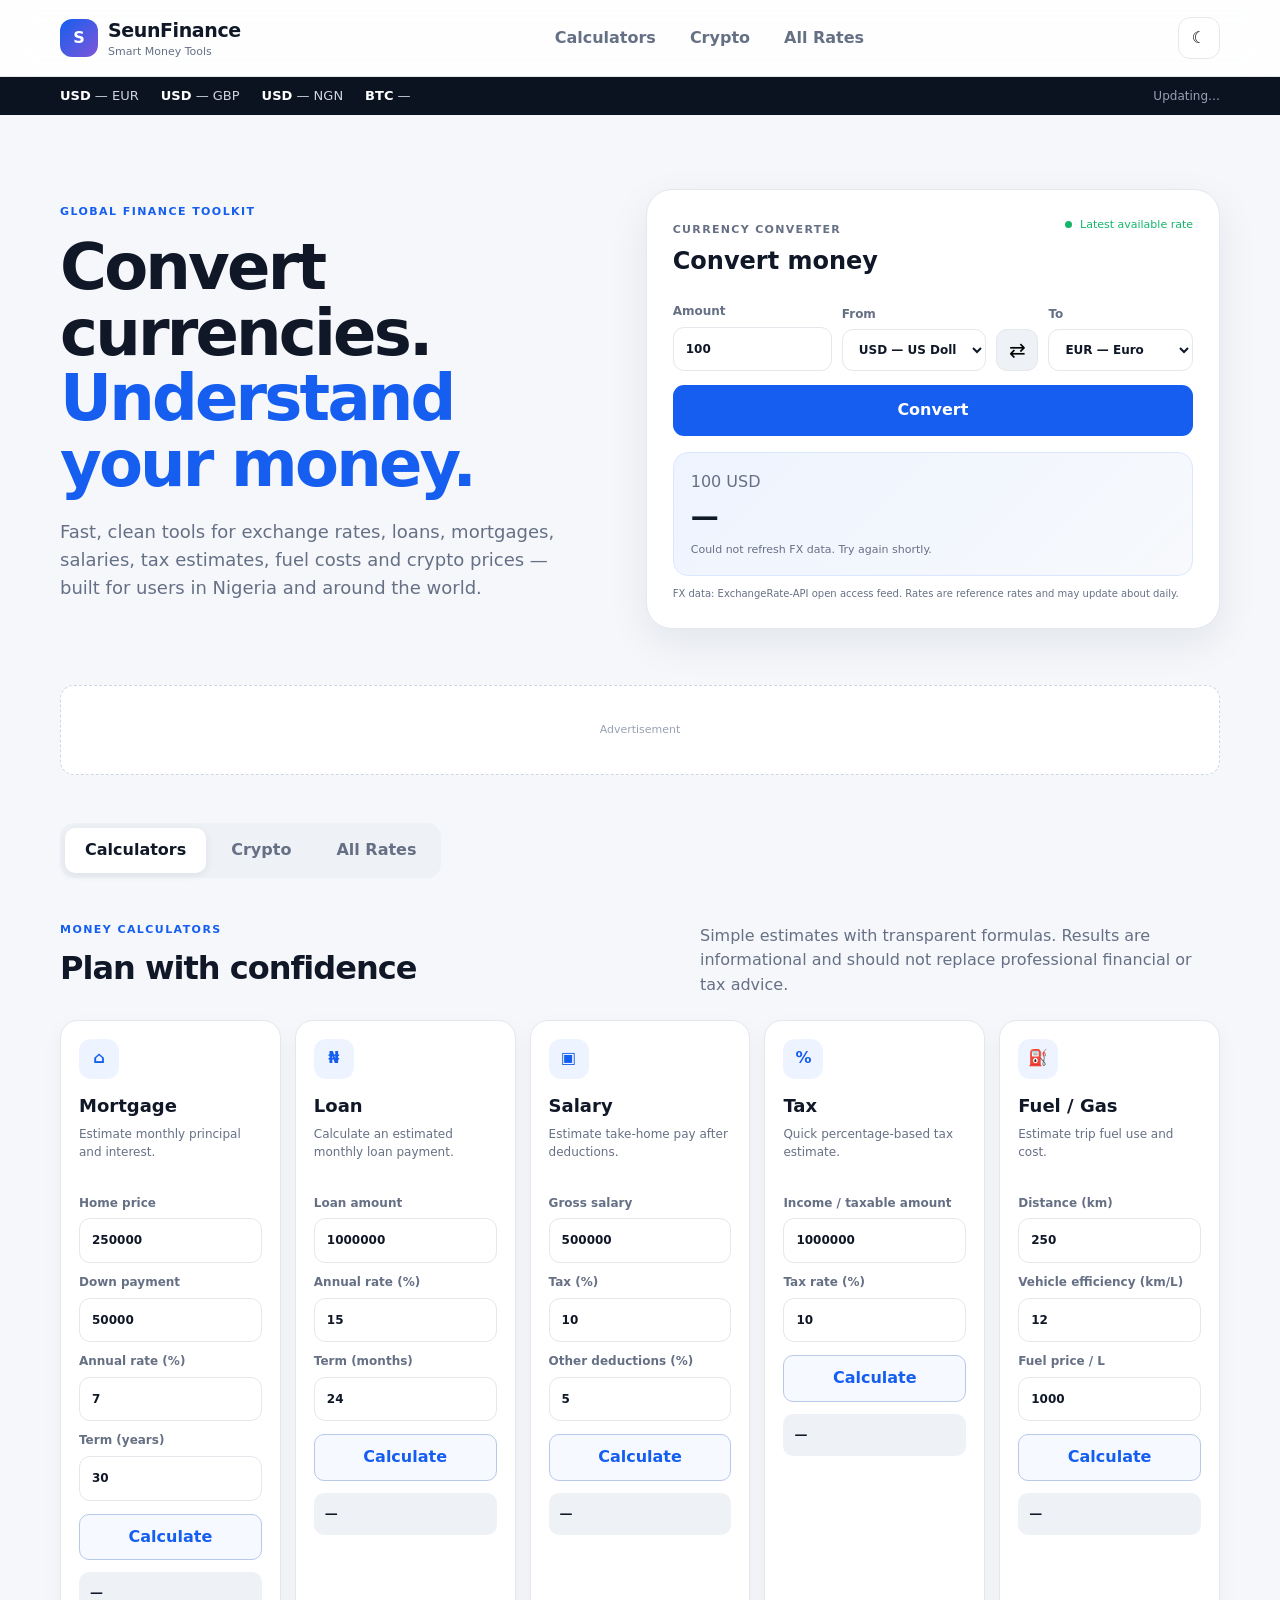
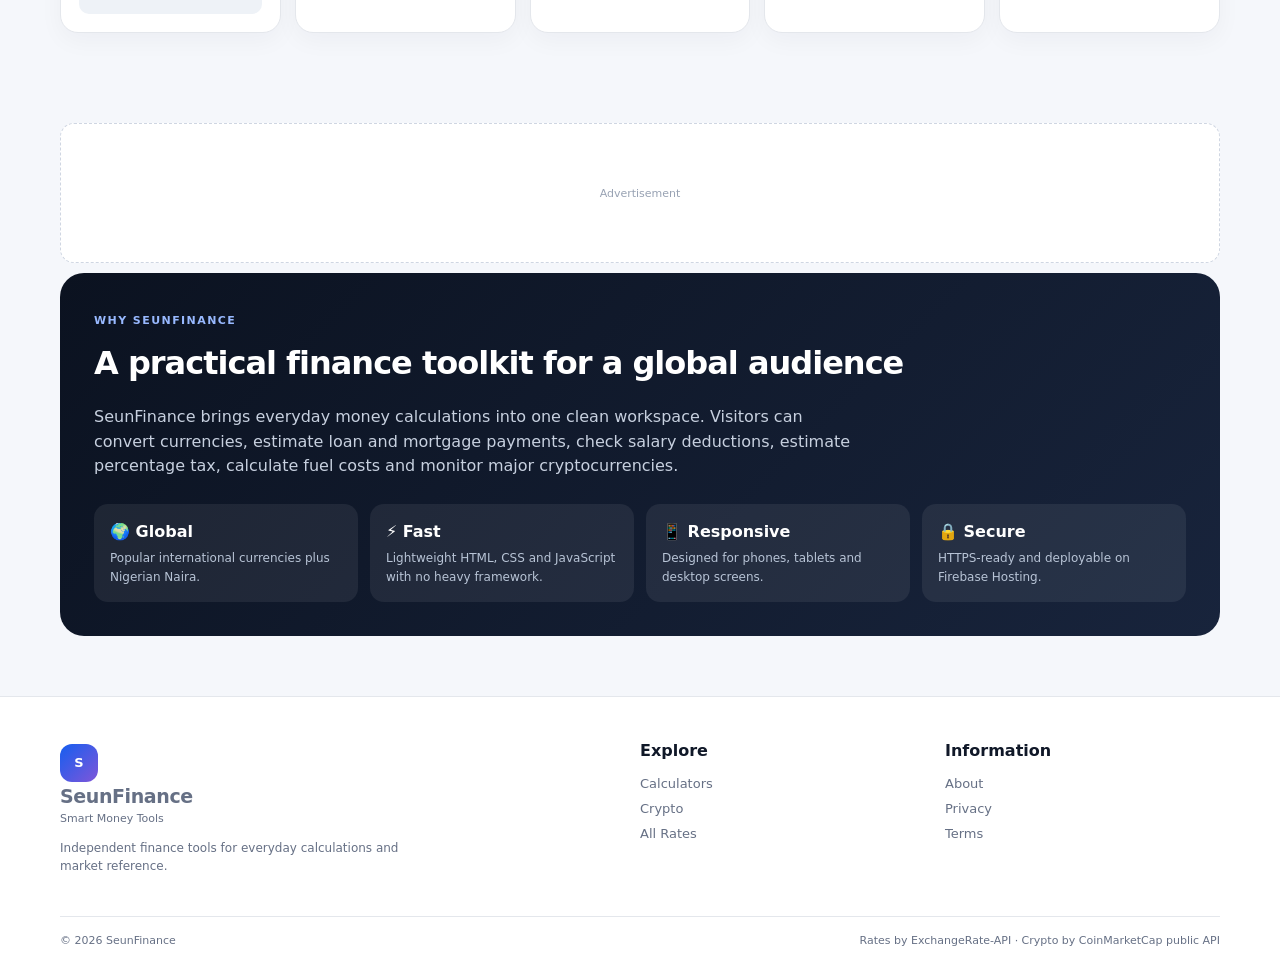
<file: index.html>
<!doctype html>
<html lang="en">
<head>
  <meta charset="utf-8">
  <meta name="viewport" content="width=device-width,initial-scale=1">
  <meta name="description" content="SeunFinance is a global currency converter, finance calculator and crypto tracker with Nigerian Naira support.">
  <meta name="theme-color" content="#0b1220">
  <title>SeunFinance — Smart Money Tools, Rates & Crypto</title>
  <link rel="canonical" href="https://YOUR-DOMAIN.web.app/">
  <link rel="icon" href="favicon.svg" type="image/svg+xml">
  <link rel="stylesheet" href="styles.css">
  <script async src="https://pagead2.googlesyndication.com/pagead/js/adsbygoogle.js?client=ca-pub-2085719210019636"
     crossorigin="anonymous"></script>
     <meta name="google-site-verification" content="ZrTbba68qrCjye6jJXJkbmgYOjYHpp03YTEoM6QNr2Q" />
</head>
<body>
<header class="site-header">
  <div class="container nav-wrap">
    <a class="brand" href="./" aria-label="SeunFinance home">
      <span class="brand-mark">S</span>
      <span><strong>SeunFinance</strong><small>Smart Money Tools</small></span>
    </a>
    <nav class="desktop-nav" aria-label="Primary">
      <button data-tab="calculators">Calculators</button>
      <button data-tab="crypto">Crypto</button>
      <button data-tab="rates">All Rates</button>
    </nav>
    <button id="themeToggle" class="icon-btn" aria-label="Toggle dark mode" title="Toggle dark mode">☾</button>
  </div>
</header>

<section class="ticker" aria-label="Market snapshot">
  <div class="container ticker-inner">
    <span><b>USD</b> <span id="tickerEur">—</span> EUR</span>
    <span><b>USD</b> <span id="tickerGbp">—</span> GBP</span>
    <span><b>USD</b> <span id="tickerNgn">—</span> NGN</span>
    <span><b>BTC</b> <span id="tickerBtc">—</span></span>
    <span class="ticker-updated" id="tickerUpdated">Updating…</span>
  </div>
</section>

<main>
  <section class="hero container">
    <div class="hero-copy">
      <span class="eyebrow">GLOBAL FINANCE TOOLKIT</span>
      <h1>Convert currencies.<br><span>Understand your money.</span></h1>
      <p>Fast, clean tools for exchange rates, loans, mortgages, salaries, tax estimates, fuel costs and crypto prices — built for users in Nigeria and around the world.</p>
    </div>

    <div class="converter-card">
      <div class="card-heading">
        <div><span class="mini-label">Currency Converter</span><h2>Convert money</h2></div>
        <span class="live-dot"><i></i> Latest available rate</span>
      </div>
      <div class="converter-grid">
        <label>Amount<input id="amount" type="number" inputmode="decimal" value="100" min="0" step="any"></label>
        <label>From<select id="fromCurrency"></select></label>
        <div class="swap-wrap"><button id="swapBtn" class="swap-btn" aria-label="Swap currencies">⇄</button></div>
        <label>To<select id="toCurrency"></select></label>
      </div>
      <button id="convertBtn" class="primary-btn">Convert</button>
      <div class="result-box">
        <span id="resultLabel">100 USD</span>
        <strong id="conversionResult">—</strong>
        <small id="rateMeta">Loading exchange rates…</small>
      </div>
      <p class="source-note">FX data: ExchangeRate-API open access feed. Rates are reference rates and may update about daily.</p>
    </div>
  </section>

  <div class="container ad-slot" aria-label="Advertisement"><span>Advertisement</span></div>

  <section class="container tool-section">
    <div class="tabs" role="tablist" aria-label="Finance tools">
      <button class="tab active" data-tab="calculators" role="tab">Calculators</button>
      <button class="tab" data-tab="crypto" role="tab">Crypto</button>
      <button class="tab" data-tab="rates" role="tab">All Rates</button>
    </div>

    <section id="calculatorsPanel" class="panel active-panel">
      <div class="section-intro">
        <div><span class="eyebrow">MONEY CALCULATORS</span><h2>Plan with confidence</h2></div>
        <p>Simple estimates with transparent formulas. Results are informational and should not replace professional financial or tax advice.</p>
      </div>
      <div class="calculator-grid">
        <article class="tool-card">
          <div class="tool-icon">⌂</div><h3>Mortgage</h3><p>Estimate monthly principal and interest.</p>
          <label>Home price<input id="mortgagePrice" type="number" value="250000" min="0"></label>
          <label>Down payment<input id="mortgageDown" type="number" value="50000" min="0"></label>
          <label>Annual rate (%)<input id="mortgageRate" type="number" value="7" step="0.01" min="0"></label>
          <label>Term (years)<input id="mortgageYears" type="number" value="30" min="1" max="50"></label>
          <button class="secondary-btn calc-btn" data-calc="mortgage">Calculate</button>
          <div class="calc-output" id="mortgageOut">—</div>
        </article>

        <article class="tool-card">
          <div class="tool-icon">₦</div><h3>Loan</h3><p>Calculate an estimated monthly loan payment.</p>
          <label>Loan amount<input id="loanAmount" type="number" value="1000000" min="0"></label>
          <label>Annual rate (%)<input id="loanRate" type="number" value="15" step="0.01" min="0"></label>
          <label>Term (months)<input id="loanMonths" type="number" value="24" min="1"></label>
          <button class="secondary-btn calc-btn" data-calc="loan">Calculate</button>
          <div class="calc-output" id="loanOut">—</div>
        </article>

        <article class="tool-card">
          <div class="tool-icon">▣</div><h3>Salary</h3><p>Estimate take-home pay after deductions.</p>
          <label>Gross salary<input id="salaryGross" type="number" value="500000" min="0"></label>
          <label>Tax (%)<input id="salaryTax" type="number" value="10" min="0" max="100" step="0.1"></label>
          <label>Other deductions (%)<input id="salaryOther" type="number" value="5" min="0" max="100" step="0.1"></label>
          <button class="secondary-btn calc-btn" data-calc="salary">Calculate</button>
          <div class="calc-output" id="salaryOut">—</div>
        </article>

        <article class="tool-card">
          <div class="tool-icon">%</div><h3>Tax</h3><p>Quick percentage-based tax estimate.</p>
          <label>Income / taxable amount<input id="taxIncome" type="number" value="1000000" min="0"></label>
          <label>Tax rate (%)<input id="taxRate" type="number" value="10" min="0" max="100" step="0.1"></label>
          <button class="secondary-btn calc-btn" data-calc="tax">Calculate</button>
          <div class="calc-output" id="taxOut">—</div>
        </article>

        <article class="tool-card">
          <div class="tool-icon">⛽</div><h3>Fuel / Gas</h3><p>Estimate trip fuel use and cost.</p>
          <label>Distance (km)<input id="fuelDistance" type="number" value="250" min="0"></label>
          <label>Vehicle efficiency (km/L)<input id="fuelEfficiency" type="number" value="12" min="0.1" step="0.1"></label>
          <label>Fuel price / L<input id="fuelPrice" type="number" value="1000" min="0"></label>
          <button class="secondary-btn calc-btn" data-calc="fuel">Calculate</button>
          <div class="calc-output" id="fuelOut">—</div>
        </article>
      </div>
    </section>

    <section id="cryptoPanel" class="panel">
      <div class="section-intro">
        <div><span class="eyebrow">CRYPTO TRACKER</span><h2>Popular market prices</h2></div>
        <p>Crypto prices refresh periodically from a public market-data endpoint. Use the figures for information, not investment decisions.</p>
      </div>
      <div class="crypto-grid" id="cryptoGrid"></div>
      <div class="status-line" id="cryptoStatus">Loading crypto market data…</div>
    </section>

    <section id="ratesPanel" class="panel">
      <div class="section-intro">
        <div><span class="eyebrow">GLOBAL FX</span><h2>All Rates</h2></div>
        <p>Compare supported currencies against USD. Search by code or currency name.</p>
      </div>
      <div class="rates-toolbar">
        <input id="rateSearch" type="search" placeholder="Search USD, NGN, EUR…" aria-label="Search rates">
        <select id="rateSort" aria-label="Sort rates"><option value="code">Sort by code</option><option value="value">Sort by value</option></select>
      </div>
      <div class="rates-table-wrap">
        <table><thead><tr><th>Currency</th><th>Code</th><th>1 USD equals</th></tr></thead><tbody id="ratesBody"></tbody></table>
      </div>
    </section>
  </section>

  <div class="container ad-slot large" aria-label="Advertisement"><span>Advertisement</span></div>

  <section class="container content-section">
    <div class="content-card">
      <span class="eyebrow">WHY SEUNFINANCE</span>
      <h2>A practical finance toolkit for a global audience</h2>
      <p>SeunFinance brings everyday money calculations into one clean workspace. Visitors can convert currencies, estimate loan and mortgage payments, check salary deductions, estimate percentage tax, calculate fuel costs and monitor major cryptocurrencies.</p>
      <div class="feature-list">
        <div><b>🌍 Global</b><span>Popular international currencies plus Nigerian Naira.</span></div>
        <div><b>⚡ Fast</b><span>Lightweight HTML, CSS and JavaScript with no heavy framework.</span></div>
        <div><b>📱 Responsive</b><span>Designed for phones, tablets and desktop screens.</span></div>
        <div><b>🔒 Secure</b><span>HTTPS-ready and deployable on Firebase Hosting.</span></div>
      </div>
    </div>
  </section>
</main>

<footer class="site-footer">
  <div class="container footer-grid">
    <div><a class="brand footer-brand" href="./"><span class="brand-mark">S</span><span><strong>SeunFinance</strong><small>Smart Money Tools</small></span></a><p>Independent finance tools for everyday calculations and market reference.</p></div>
    <div><h4>Explore</h4><a href="./#calculators">Calculators</a><a href="./#crypto">Crypto</a><a href="./#rates">All Rates</a></div>
    <div><h4>Information</h4><a href="about.html">About</a><a href="privacy.html">Privacy</a><a href="terms.html">Terms</a></div>
  </div>
  <div class="container footer-bottom"><span>© <span id="year"></span> SeunFinance</span><span>Rates by ExchangeRate-API · Crypto by CoinMarketCap public API</span></div>
</footer>
<script src="app.js"></script>
</body>
</html>
</file>
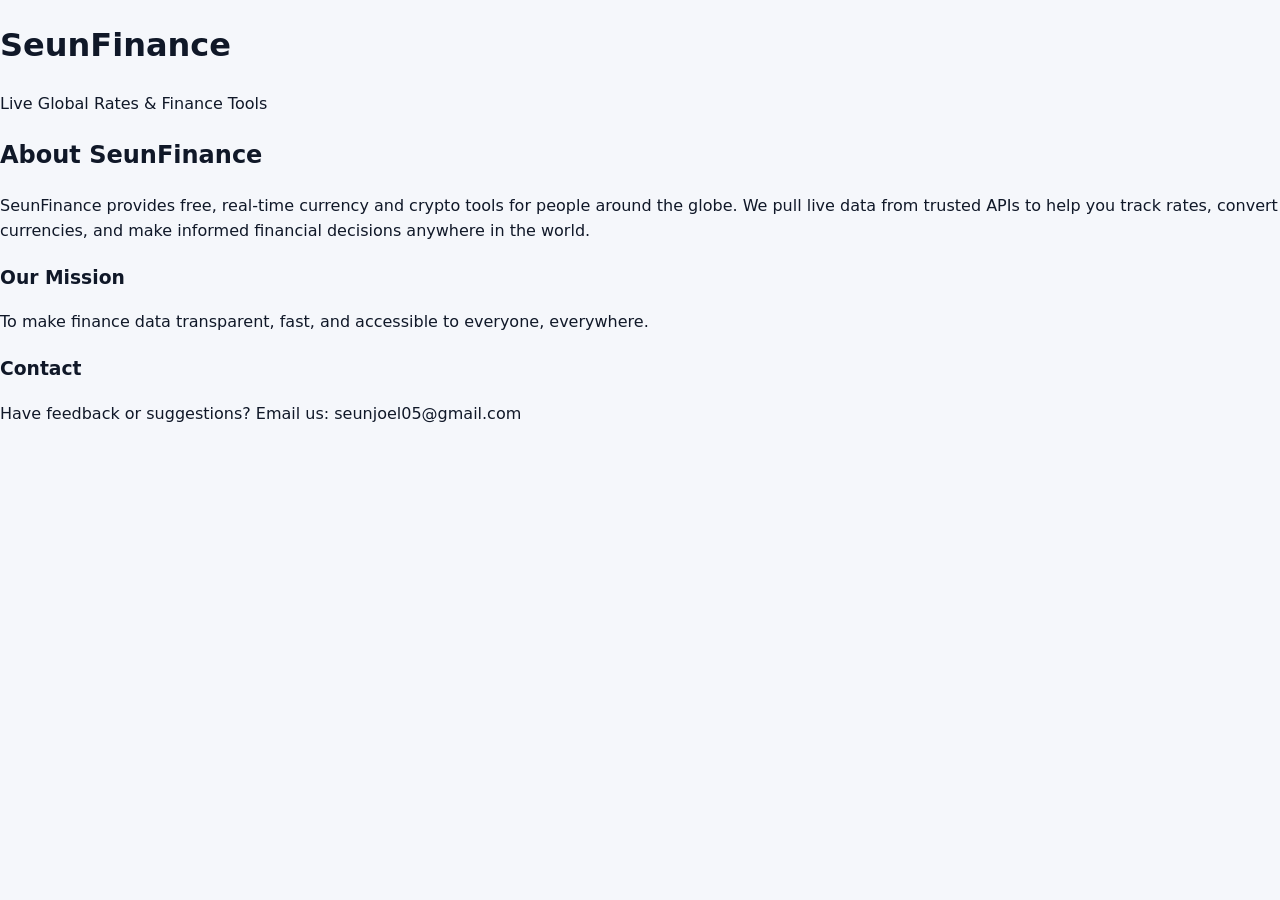
<file: about.html>
<!DOCTYPE html>
<html lang="en">
<head>
    <meta charset="UTF-8">
    <meta name="viewport" content="width=device-width, initial-scale=1.0">
    <title>About - SeunFinance</title>
    <link rel="stylesheet" href="styles.css">
</head>
<body>
    <header>
        <h1>SeunFinance</h1>
        <p>Live Global Rates & Finance Tools</p>
    </header>
    <main>
        <article>
            <h2>About SeunFinance</h2>
            <p>SeunFinance provides free, real-time currency and crypto tools for people around the globe. We pull live data from trusted APIs to help you track rates, convert currencies, and make informed financial decisions anywhere in the world.</p>
            
            <h3>Our Mission</h3>
            <p>To make finance data transparent, fast, and accessible to everyone, everywhere.</p>

            <h3>Contact</h3>
            <p>Have feedback or suggestions? Email us: seunjoel05@gmail.com</p>
        </article>
    </main>
</body>
</html>
</file>
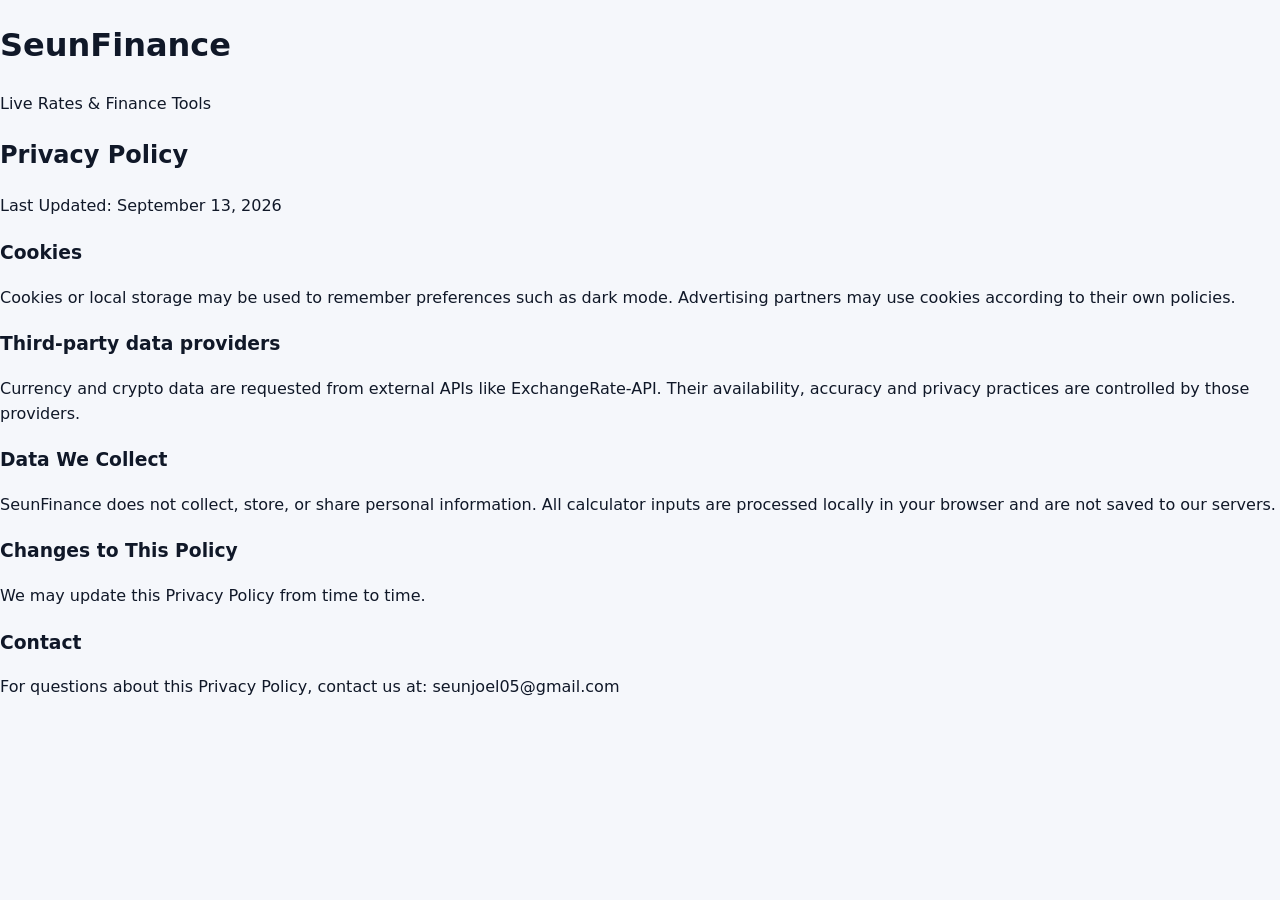
<file: privacy.html>
<!DOCTYPE html>
<html lang="en">
<head>
    <meta charset="UTF-8">
    <meta name="viewport" content="width=device-width, initial-scale=1.0">
    <title>Privacy Policy - SeunFinance</title>
    <link rel="stylesheet" href="styles.css">
</head>
<body>
    <header>
        <h1>SeunFinance</h1>
        <p>Live Rates & Finance Tools</p>
    </header>
    <main>
        <article>
            <h2>Privacy Policy</h2>
            <p>Last Updated: September 13, 2026</p>
            
            <h3>Cookies</h3>
            <p>Cookies or local storage may be used to remember preferences such as dark mode. Advertising partners may use cookies according to their own policies.</p>

            <h3>Third-party data providers</h3>
            <p>Currency and crypto data are requested from external APIs like ExchangeRate-API. Their availability, accuracy and privacy practices are controlled by those providers.</p>

            <h3>Data We Collect</h3>
            <p>SeunFinance does not collect, store, or share personal information. All calculator inputs are processed locally in your browser and are not saved to our servers.</p>

            <h3>Changes to This Policy</h3>
            <p>We may update this Privacy Policy from time to time.</p>

            <h3>Contact</h3>
            <p>For questions about this Privacy Policy, contact us at: seunjoel05@gmail.com</p>
        </article>
    </main>
</body>
</html>
</file>
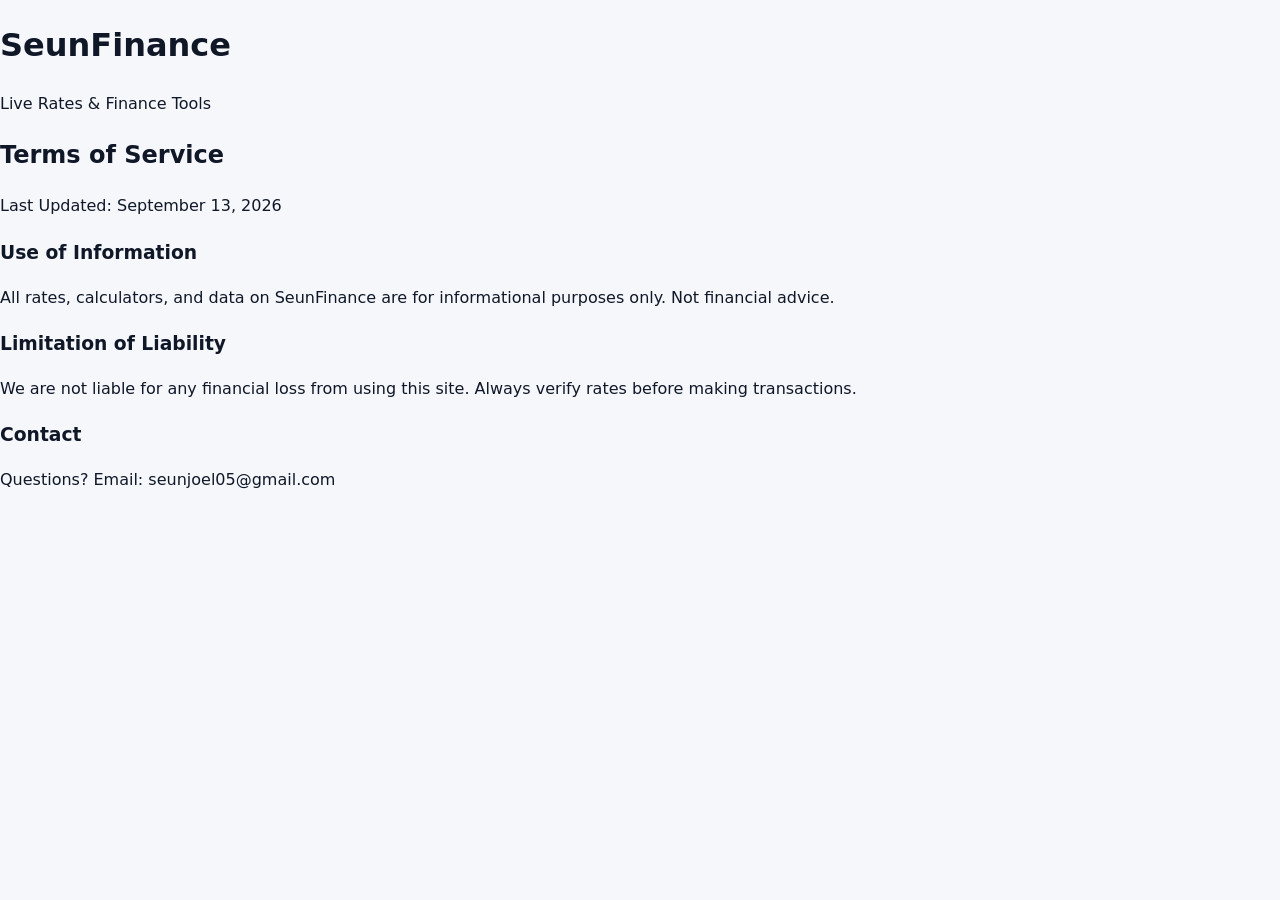
<file: terms.html>
<!DOCTYPE html>
<html lang="en">
<head>
    <meta charset="UTF-8">
    <meta name="viewport" content="width=device-width, initial-scale=1.0">
    <title>Terms of Service - SeunFinance</title>
    <link rel="stylesheet" href="styles.css">
</head>
<body>
    <header><h1>SeunFinance</h1><p>Live Rates & Finance Tools</p></header>
    <main>
        <article>
            <h2>Terms of Service</h2>
            <p>Last Updated: September 13, 2026</p>
            
            <h3>Use of Information</h3>
            <p>All rates, calculators, and data on SeunFinance are for informational purposes only. Not financial advice.</p>

            <h3>Limitation of Liability</h3>
            <p>We are not liable for any financial loss from using this site. Always verify rates before making transactions.</p>

            <h3>Contact</h3>
            <p>Questions? Email: seunjoel05@gmail.com</p>
        </article>
    </main>
</body>
</html>
</file>
<file: styles.css>
:root{
  --bg:#f5f7fb;--surface:#fff;--surface2:#eef2f7;--text:#101828;--muted:#667085;
  --line:#e4e7ec;--brand:#155eef;--brand2:#0b4dcc;--green:#12b76a;--shadow:0 14px 40px rgba(16,24,40,.08);
  --radius:20px;
}
*{box-sizing:border-box}html{scroll-behavior:smooth}body{margin:0;font-family:Inter,ui-sans-serif,system-ui,-apple-system,BlinkMacSystemFont,"Segoe UI",sans-serif;background:var(--bg);color:var(--text);line-height:1.55}
button,input,select{font:inherit}button{cursor:pointer}.container{width:min(1160px,calc(100% - 32px));margin:auto}
.site-header{position:sticky;top:0;z-index:20;background:rgba(255,255,255,.88);backdrop-filter:blur(16px);border-bottom:1px solid var(--line)}
.nav-wrap{height:76px;display:flex;align-items:center;justify-content:space-between;gap:20px}.brand{display:flex;align-items:center;gap:10px;color:var(--text);text-decoration:none}.brand-mark{width:38px;height:38px;border-radius:12px;background:linear-gradient(135deg,#155eef,#7f56d9);color:#fff;display:grid;place-items:center;font-weight:900}.brand strong{display:block;font-size:19px;letter-spacing:-.4px}.brand small{display:block;color:var(--muted);font-size:11px;margin-top:-2px}.desktop-nav{display:flex;gap:6px}.desktop-nav button{border:0;background:transparent;padding:10px 14px;border-radius:10px;color:var(--muted);font-weight:650}.desktop-nav button:hover{background:var(--surface2);color:var(--text)}.icon-btn{border:1px solid var(--line);background:var(--surface);width:42px;height:42px;border-radius:12px}
.ticker{background:#0b1220;color:#d0d5dd;font-size:13px}.ticker-inner{height:38px;display:flex;align-items:center;gap:22px;overflow:auto;white-space:nowrap}.ticker b{color:#fff}.ticker-updated{margin-left:auto;color:#98a2b3;font-size:12px}
.hero{display:grid;grid-template-columns:1fr 1.08fr;gap:54px;align-items:center;padding:74px 0 46px}.eyebrow{font-size:11px;letter-spacing:.13em;font-weight:800;color:var(--brand)}.hero h1{font-size:clamp(40px,5vw,68px);line-height:1.03;letter-spacing:-2.8px;margin:12px 0 20px}.hero h1 span{color:var(--brand)}.hero-copy p{font-size:18px;color:var(--muted);max-width:600px}
.converter-card{background:var(--surface);border:1px solid var(--line);border-radius:26px;padding:26px;box-shadow:var(--shadow)}.card-heading{display:flex;align-items:flex-start;justify-content:space-between;gap:15px;margin-bottom:20px}.mini-label{font-size:11px;text-transform:uppercase;letter-spacing:.12em;color:var(--muted);font-weight:800}.card-heading h2{margin:2px 0;font-size:24px}.live-dot{font-size:11px;color:var(--green);white-space:nowrap}.live-dot i{display:inline-block;width:7px;height:7px;background:var(--green);border-radius:50%;margin-right:5px}
.converter-grid{display:grid;grid-template-columns:1.1fr 1fr 42px 1fr;gap:10px;align-items:end}.converter-grid label,.tool-card label{font-size:12px;color:var(--muted);font-weight:650}.converter-grid input,.converter-grid select,.tool-card input,.rates-toolbar input,.rates-toolbar select{display:block;width:100%;margin-top:6px;padding:12px;border:1px solid var(--line);background:var(--surface);color:var(--text);border-radius:11px;outline:none}.converter-grid input:focus,.converter-grid select:focus,.tool-card input:focus{border-color:var(--brand);box-shadow:0 0 0 3px rgba(21,94,239,.1)}.swap-wrap{display:flex;align-items:end}.swap-btn{width:42px;height:42px;border:1px solid var(--line);background:var(--surface2);border-radius:11px;font-size:20px}.primary-btn{width:100%;margin-top:14px;border:0;border-radius:11px;background:var(--brand);color:#fff;padding:13px;font-weight:800}.primary-btn:hover{background:var(--brand2)}.result-box{margin-top:16px;padding:17px;border-radius:15px;background:linear-gradient(135deg,#eef4ff,#f7f9fc);border:1px solid #dbe7ff}.result-box span,.result-box small{display:block;color:var(--muted)}.result-box strong{display:block;font-size:28px;letter-spacing:-.8px}.result-box small{font-size:11px;margin-top:3px}.source-note{font-size:10px;color:var(--muted);margin:10px 0 0}
.ad-slot{min-height:90px;border:1px dashed #cfd6e2;border-radius:14px;background:#fff;display:grid;place-items:center;color:#98a2b3;font-size:11px;margin-top:10px}.ad-slot.large{min-height:140px;margin-top:42px}.ad-slot span{padding:4px 8px}
.tool-section{padding:48px 0}.tabs{display:flex;gap:5px;background:var(--surface2);padding:5px;border-radius:14px;width:max-content}.tab{border:0;background:transparent;padding:10px 20px;border-radius:10px;color:var(--muted);font-weight:750}.tab.active{background:var(--surface);color:var(--text);box-shadow:0 2px 8px rgba(16,24,40,.08)}.panel{display:none;padding-top:38px}.panel.active-panel{display:block}.section-intro{display:flex;justify-content:space-between;gap:30px;align-items:end;margin-bottom:22px}.section-intro h2{font-size:32px;letter-spacing:-1px;margin:4px 0}.section-intro p{max-width:520px;color:var(--muted);margin:0}
.calculator-grid{display:grid;grid-template-columns:repeat(5,1fr);gap:14px}.tool-card{background:var(--surface);border:1px solid var(--line);border-radius:18px;padding:18px;box-shadow:0 8px 25px rgba(16,24,40,.04)}.tool-icon{width:40px;height:40px;display:grid;place-items:center;border-radius:12px;background:#eef4ff;color:var(--brand);font-weight:900;margin-bottom:13px}.tool-card h3{margin:0;font-size:18px}.tool-card p{color:var(--muted);font-size:12px;min-height:55px;margin:5px 0 14px}.tool-card label{display:block;margin-top:10px}.secondary-btn{width:100%;margin-top:13px;padding:10px;border:1px solid #b8c8e8;background:#f6f9ff;color:var(--brand);border-radius:10px;font-weight:750}.calc-output{margin-top:12px;padding:11px;background:var(--surface2);border-radius:10px;font-weight:800;font-size:13px}
.crypto-grid{display:grid;grid-template-columns:repeat(3,1fr);gap:16px}.crypto-card{background:var(--surface);border:1px solid var(--line);border-radius:18px;padding:22px;box-shadow:0 8px 25px rgba(16,24,40,.04)}.crypto-top{display:flex;justify-content:space-between;align-items:center}.coin{display:flex;align-items:center;gap:10px}.coin-logo{width:42px;height:42px;border-radius:50%;display:grid;place-items:center;background:#101828;color:#fff;font-weight:900}.crypto-price{font-size:30px;font-weight:850;letter-spacing:-1px;margin:18px 0 3px}.crypto-meta{color:var(--muted);font-size:12px}.change-up{color:var(--green);font-weight:800}.change-down{color:#f04438;font-weight:800}.status-line{color:var(--muted);font-size:12px;margin-top:15px}
.rates-toolbar{display:flex;gap:10px;margin-bottom:12px}.rates-toolbar input{max-width:500px}.rates-toolbar select{max-width:180px}.rates-table-wrap{background:var(--surface);border:1px solid var(--line);border-radius:16px;overflow:auto}.rates-table-wrap table{width:100%;border-collapse:collapse}.rates-table-wrap th,.rates-table-wrap td{text-align:left;padding:14px 16px;border-bottom:1px solid var(--line);font-size:13px}.rates-table-wrap th{font-size:11px;text-transform:uppercase;letter-spacing:.08em;color:var(--muted);background:var(--surface2)}.rates-table-wrap tr:last-child td{border-bottom:0}
.content-section{padding:10px 0 60px}.content-card{background:linear-gradient(135deg,#0b1220,#18243c);color:#fff;border-radius:24px;padding:34px}.content-card .eyebrow{color:#98b9ff}.content-card h2{font-size:32px;letter-spacing:-1px;margin:7px 0}.content-card p{color:#c7d0df;max-width:760px}.feature-list{display:grid;grid-template-columns:repeat(4,1fr);gap:12px;margin-top:25px}.feature-list div{background:rgba(255,255,255,.07);padding:16px;border-radius:14px}.feature-list b,.feature-list span{display:block}.feature-list span{font-size:12px;color:#b8c4d6;margin-top:4px}
.site-footer{border-top:1px solid var(--line);background:var(--surface);padding:42px 0 18px}.footer-grid{display:grid;grid-template-columns:2fr 1fr 1fr;gap:30px}.footer-grid h4{margin:0 0 10px}.footer-grid a{display:block;color:var(--muted);text-decoration:none;margin:5px 0;font-size:13px}.footer-grid p{color:var(--muted);font-size:12px;max-width:360px}.footer-bottom{display:flex;justify-content:space-between;gap:20px;border-top:1px solid var(--line);margin-top:28px;padding-top:15px;color:var(--muted);font-size:11px}
body.dark{--bg:#080d17;--surface:#101827;--surface2:#172133;--text:#f2f4f7;--muted:#98a2b3;--line:#263246;--shadow:0 14px 40px rgba(0,0,0,.3)}body.dark .site-header{background:rgba(16,24,39,.9)}body.dark .result-box{background:#131f33;border-color:#243d67}body.dark .ad-slot{background:#101827}body.dark .tool-icon{background:#16294a}body.dark .secondary-btn{background:#13213a;border-color:#28446f}
@media(max-width:1000px){.hero{grid-template-columns:1fr}.calculator-grid{grid-template-columns:repeat(3,1fr)}.feature-list{grid-template-columns:repeat(2,1fr)}}
@media(max-width:700px){.container{width:min(100% - 22px,1160px)}.nav-wrap{height:66px}.desktop-nav{display:none}.hero{padding:42px 0 28px;gap:28px}.hero h1{font-size:44px;letter-spacing:-1.8px}.hero-copy p{font-size:15px}.converter-grid{grid-template-columns:1fr 1fr}.swap-wrap{display:none}.calculator-grid,.crypto-grid{grid-template-columns:1fr}.section-intro{display:block}.section-intro p{margin-top:8px}.tabs{width:100%;overflow:auto}.tab{flex:1;white-space:nowrap}.rates-toolbar{flex-direction:column}.rates-toolbar input,.rates-toolbar select{max-width:none}.footer-grid{grid-template-columns:1fr 1fr}.footer-grid>div:first-child{grid-column:1/-1}.footer-bottom{display:block}.footer-bottom span{display:block;margin:5px 0}.ticker-inner{gap:14px}.content-card{padding:24px}.content-card h2{font-size:26px}.feature-list{grid-template-columns:1fr 1fr}}
</file>
